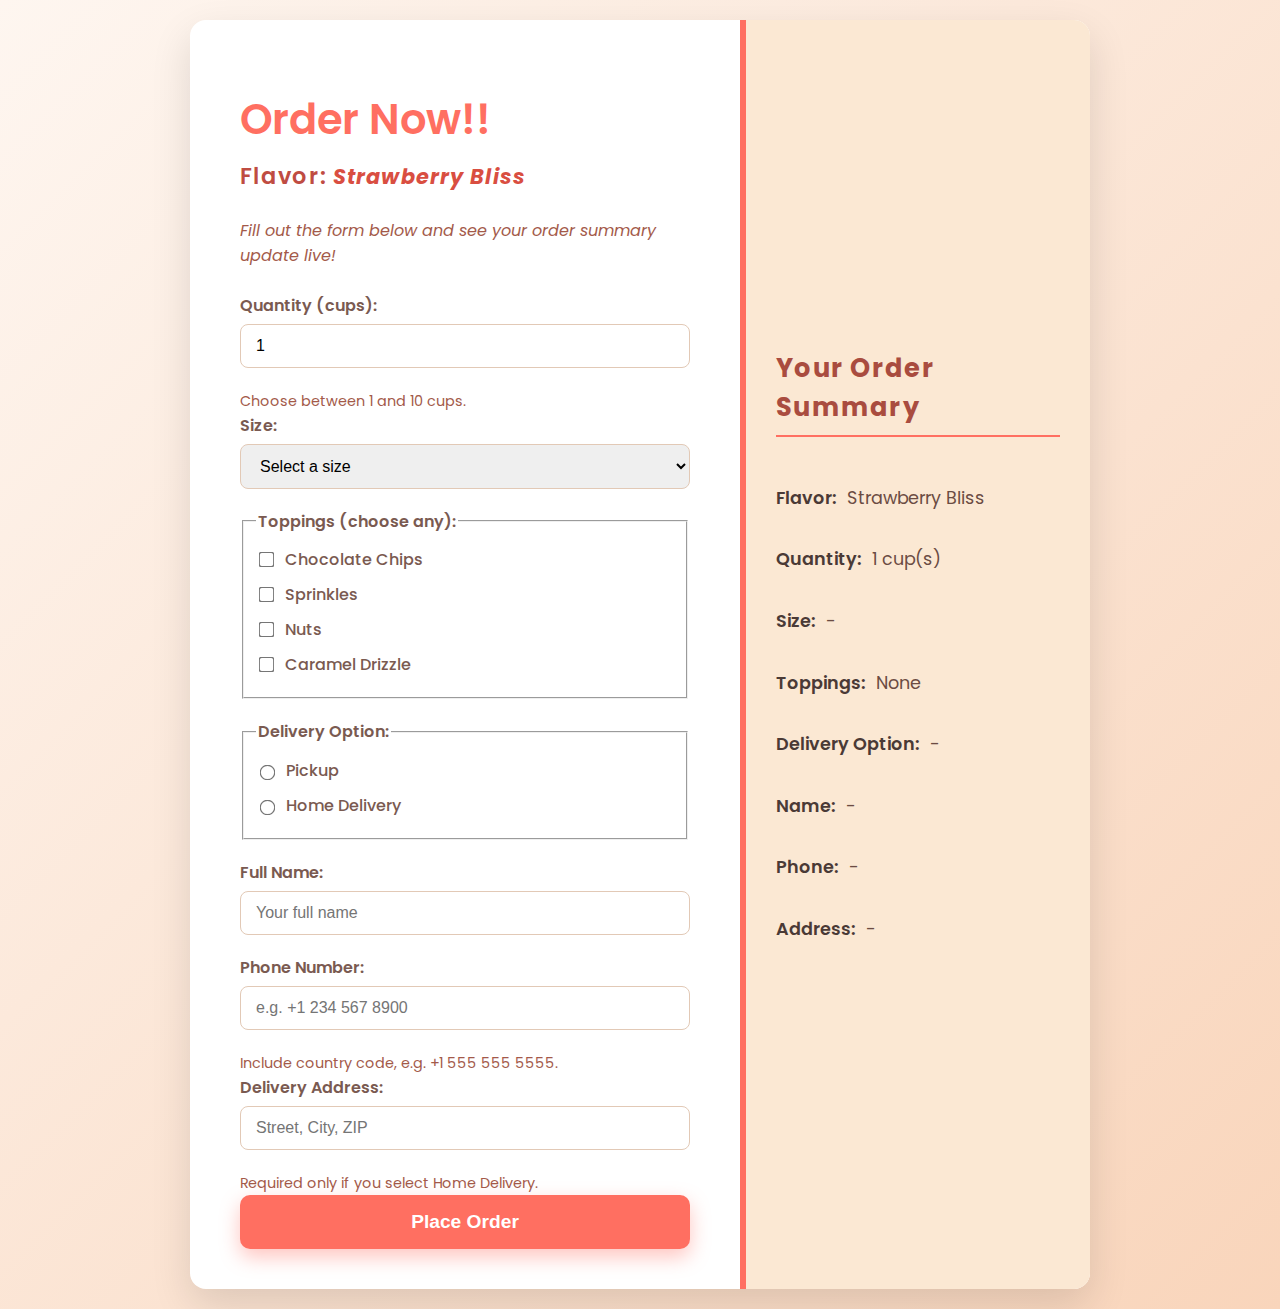
<file: order.html>
<!DOCTYPE html>
<html lang="en">
<head>
  <meta charset="UTF-8" />
  <meta name="viewport" content="width=device-width, initial-scale=1" />
  <title>🍦 Ice Cream Order - Flavor Selection</title>
  <style>
    @import url('https://fonts.googleapis.com/css2?family=Poppins:wght@400;600&display=swap');

    * {
      box-sizing: border-box;
    }

    body {
      margin: 0;
      font-family: 'Poppins', sans-serif;
      background: linear-gradient(135deg, #fef6f0 0%, #f9d5bb 100%);
      color: #4a4a4a;
      min-height: 100vh;
      display: flex;
      justify-content: center;
      align-items: center;
      padding: 20px;
    }

    .container {
      max-width: 900px;
      width: 100%;
      background: #fff;
      border-radius: 16px;
      box-shadow: 0 16px 40px rgba(0,0,0,0.12);
      display: flex;
      overflow: hidden;
      flex-wrap: wrap;
    }

    .form-section {
      flex: 1 1 500px;
      padding: 40px 50px;
    }

    .summary-section {
      flex: 1 1 300px;
      background: #fbe8d3;
      padding: 40px 30px;
      border-left: 6px solid #ff6f61;
      display: flex;
      flex-direction: column;
      justify-content: center;
    }

    h1 {
      font-weight: 600;
      font-size: 2.6rem;
      margin-bottom: 8px;
      color: #ff6f61;
    }

    h2 {
      margin-top: 0;
      font-weight: 600;
      font-size: 1.4rem;
      margin-bottom: 25px;
      color: #bf4c42;
      letter-spacing: 0.05em;
    }

    label {
      display: block;
      margin-bottom: 6px;
      font-weight: 600;
      color: #7a5a51;
    }

    input[type="text"],
    input[type="tel"],
    select,
    input[type="number"] {
      width: 100%;
      padding: 12px 15px;
      margin-bottom: 20px;
      border-radius: 8px;
      border: 1.5px solid #e2c9b6;
      font-size: 1rem;
      transition: border-color 0.3s ease;
    }

    input[type="text"]:focus,
    input[type="tel"]:focus,
    select:focus,
    input[type="number"]:focus {
      outline: none;
      border-color: #ff6f61;
      background: #fff3f0;
    }

    .toppings-group,
    .delivery-group {
      margin-bottom: 20px;
    }

    .checkbox-label,
    .radio-label {
      display: flex;
      align-items: center;
      margin-bottom: 10px;
      font-weight: 500;
      cursor: pointer;
      color: #7a5a51;
      user-select: none;
      font-size: 1rem;
    }

    .checkbox-label input,
    .radio-label input {
      margin-right: 12px;
      accent-color: #ff6f61;
      cursor: pointer;
      transform: scale(1.2);
      transition: accent-color 0.3s ease;
    }

    .order-button {
      background: #ff6f61;
      color: white;
      font-weight: 600;
      font-size: 1.2rem;
      padding: 16px;
      border: none;
      border-radius: 10px;
      width: 100%;
      cursor: pointer;
      transition: background 0.3s ease;
      box-shadow: 0 8px 20px rgba(255, 111, 97, 0.4);
    }

    .order-button:hover {
      background: #e25b4a;
      box-shadow: 0 10px 30px rgba(226, 91, 74, 0.6);
    }

    /* Summary styles */
    .summary-title {
      font-weight: 700;
      font-size: 1.6rem;
      margin-bottom: 30px;
      color: #a94c3f;
      border-bottom: 2px solid #ff6f61;
      padding-bottom: 8px;
    }

    .summary-item {
      margin-bottom: 18px;
      font-size: 1.1rem;
      color: #6b4c43;
    }

    .summary-label {
      font-weight: 600;
      color: #4a3a36;
      margin-right: 6px;
    }

    .flavor-highlight {
      color: #d94e41;
      font-weight: 700;
      font-size: 1.3rem;
      font-style: italic;
    }

    /* Responsive */
    @media (max-width: 768px) {
      .container {
        flex-direction: column;
        max-width: 420px;
      }
      .form-section, .summary-section {
        flex: 1 1 100%;
        padding: 30px 25px;
      }
      h1 {
        font-size: 2rem;
      }
    }
  </style>
</head>
<body>

  <div class="container" role="main" aria-label="Ice Cream Order Form">
    <section class="form-section">
      <h1>Order Now!!</h1>
      <h2>Flavor: <span id="flavorName" class="flavor-highlight"><strong>{{ flavor }}</strong></span></h2>

      <form id="orderForm" aria-describedby="formInstructions">
        <p id="formInstructions" style="color:#a35a4a; font-style:italic; margin-bottom: 25px;">
          Fill out the form below and see your order summary update live!
        </p>

        <label for="quantity">Quantity (cups):</label>
        <input
          type="number"
          id="quantity"
          name="quantity"
          min="1"
          max="10"
          value="1"
          required
          aria-required="true"
          aria-describedby="quantityHelp"
        />
        <small id="quantityHelp" style="color:#a35a4a; font-size:0.9rem;">
          Choose between 1 and 10 cups.
        </small>

        <label for="size">Size:</label>
        <select id="size" name="size" required aria-required="true">
          <option value="" disabled selected>Select a size</option>
          <option value="Small">Small (4 oz)</option>
          <option value="Medium">Medium (8 oz)</option>
          <option value="Large">Large (12 oz)</option>
        </select>

        <fieldset class="toppings-group">
          <legend style="font-weight:600; margin-bottom: 8px; color:#7a5a51;">
            Toppings (choose any):
          </legend>
          <label class="checkbox-label" for="topping-chocolateChips">
            <input type="checkbox" id="topping-chocolateChips" name="toppings" value="Chocolate Chips" />
            Chocolate Chips
          </label>
          <label class="checkbox-label" for="topping-sprinkles">
            <input type="checkbox" id="topping-sprinkles" name="toppings" value="Sprinkles" />
            Sprinkles
          </label>
          <label class="checkbox-label" for="topping-nuts">
            <input type="checkbox" id="topping-nuts" name="toppings" value="Nuts" />
            Nuts
          </label>
          <label class="checkbox-label" for="topping-caramelDrizzle">
            <input type="checkbox" id="topping-caramelDrizzle" name="toppings" value="Caramel Drizzle" />
            Caramel Drizzle
          </label>
        </fieldset>

        <fieldset class="delivery-group">
          <legend style="font-weight:600; margin-bottom: 8px; color:#7a5a51;">
            Delivery Option:
          </legend>
          <label class="radio-label" for="delivery-pickup">
            <input type="radio" id="delivery-pickup" name="deliveryOption" value="Pickup" required aria-required="true" />
            Pickup
          </label>
          <label class="radio-label" for="delivery-delivery">
            <input type="radio" id="delivery-delivery" name="deliveryOption" value="Home Delivery" />
            Home Delivery
          </label>
        </fieldset>

        <label for="name">Full Name:</label>
        <input
          type="text"
          id="name"
          name="name"
          placeholder="Your full name"
          required
          aria-required="true"
        />

        <label for="phone">Phone Number:</label>
        <input
          type="tel"
          id="phone"
          name="phone"
          placeholder="e.g. +1 234 567 8900"
          pattern="^\+?[0-9\s\-]{7,15}$"
          required
          aria-required="true"
          aria-describedby="phoneHelp"
        />
        <small id="phoneHelp" style="color:#a35a4a; font-size:0.9rem;">
          Include country code, e.g. +1 555 555 5555.
        </small>

        <label for="address">Delivery Address:</label>
        <input
          type="text"
          id="address"
          name="address"
          placeholder="Street, City, ZIP"
          aria-describedby="addressHelp"
        />
        <small id="addressHelp" style="color:#a35a4a; font-size:0.9rem;">
          Required only if you select Home Delivery.
        </small>

        <button type="submit" class="order-button" aria-label="Submit your ice cream order">Place Order</button>
      </form>
    </section>

    <aside class="summary-section" aria-label="Order Summary" role="region" aria-live="polite">
      <h2 class="summary-title">Your Order Summary</h2>
      <p class="summary-item">
        <span class="summary-label">Flavor:</span>
        <span id="summaryFlavor">Strawberry Bliss</span>
      </p>
      <p class="summary-item">
        <span class="summary-label">Quantity:</span>
        <span id="summaryQuantity">1</span> cup(s)
      </p>
      <p class="summary-item">
        <span class="summary-label">Size:</span>
        <span id="summarySize">-</span>
      </p>
      <p class="summary-item">
        <span class="summary-label">Toppings:</span>
        <span id="summaryToppings">None</span>
      </p>
      <p class="summary-item">
        <span class="summary-label">Delivery Option:</span>
        <span id="summaryDelivery">-</span>
      </p>
      <p class="summary-item">
        <span class="summary-label">Name:</span>
        <span id="summaryName">-</span>
      </p>
      <p class="summary-item">
        <span class="summary-label">Phone:</span>
        <span id="summaryPhone">-</span>
      </p>
      <p class="summary-item">
        <span class="summary-label">Address:</span>
        <span id="summaryAddress">-</span>
      </p>
    </aside>
  </div>

  <script>
    // Helper to get query param value
    function getQueryParam(param) {
      const urlParams = new URLSearchParams(window.location.search);
      return urlParams.get(param);
    }

    // Get flavor from URL or fallback
    const flavorFromURL = getQueryParam('flavor');
    const flavor = flavorFromURL ? flavorFromURL.replace(/[^a-zA-Z0-9\s]/g, '') : "Strawberry Bliss";

    // Update flavor on page
    const flavorNameElem = document.getElementById('flavorName');
    const summaryFlavor = document.getElementById('summaryFlavor');
    flavorNameElem.textContent = flavor;
    summaryFlavor.textContent = flavor;

    // Elements
    const quantityInput = document.getElementById('quantity');
    const sizeSelect = document.getElementById('size');
    const toppingsCheckboxes = document.querySelectorAll('input[name="toppings"]');
    const deliveryRadios = document.querySelectorAll('input[name="deliveryOption"]');
    const nameInput = document.getElementById('name');
    const phoneInput = document.getElementById('phone');
    const addressInput = document.getElementById('address');

    // Update summary live function
    function updateSummary() {
      document.getElementById('summaryQuantity').textContent = quantityInput.value;

      const sizeVal = sizeSelect.value || '-';
      document.getElementById('summarySize').textContent = sizeVal;

      // Get checked toppings
      const selectedToppings = [];
      toppingsCheckboxes.forEach(cb => {
        if (cb.checked) selectedToppings.push(cb.value);
      });
      document.getElementById('summaryToppings').textContent = selectedToppings.length ? selectedToppings.join(', ') : 'None';

      // Delivery option
      let deliveryVal = '-';
      deliveryRadios.forEach(radio => {
        if (radio.checked) deliveryVal = radio.value;
      });
      document.getElementById('summaryDelivery').textContent = deliveryVal;

      // Name, Phone, Address
      document.getElementById('summaryName').textContent = nameInput.value || '-';
      document.getElementById('summaryPhone').textContent = phoneInput.value || '-';
      document.getElementById('summaryAddress').textContent = addressInput.value || '-';
    }

    // Attach event listeners for live updates
    quantityInput.addEventListener('input', updateSummary);
    sizeSelect.addEventListener('change', updateSummary);
    toppingsCheckboxes.forEach(cb => cb.addEventListener('change', updateSummary));
    deliveryRadios.forEach(radio => radio.addEventListener('change', updateSummary));
    nameInput.addEventListener('input', updateSummary);
    phoneInput.addEventListener('input', updateSummary);
    addressInput.addEventListener('input', updateSummary);

    // Initial summary update
    updateSummary();

    // Handle form submission
    document.getElementById('orderForm').addEventListener('submit', function(event) {
      event.preventDefault();

      // Validate address if delivery selected
      const deliverySelected = Array.from(deliveryRadios).some(r => r.checked && r.value === "Home Delivery");
      if (deliverySelected && !addressInput.value.trim()) {
        alert('Please provide a delivery address for Home Delivery option.');
        addressInput.focus();
        return;
      }

      alert(`Thanks for ordering ${flavor} ice cream!\nWe will contact you soon.`);
      this.reset();
      updateSummary();
    });
  </script>
</body>
</html>
</file>
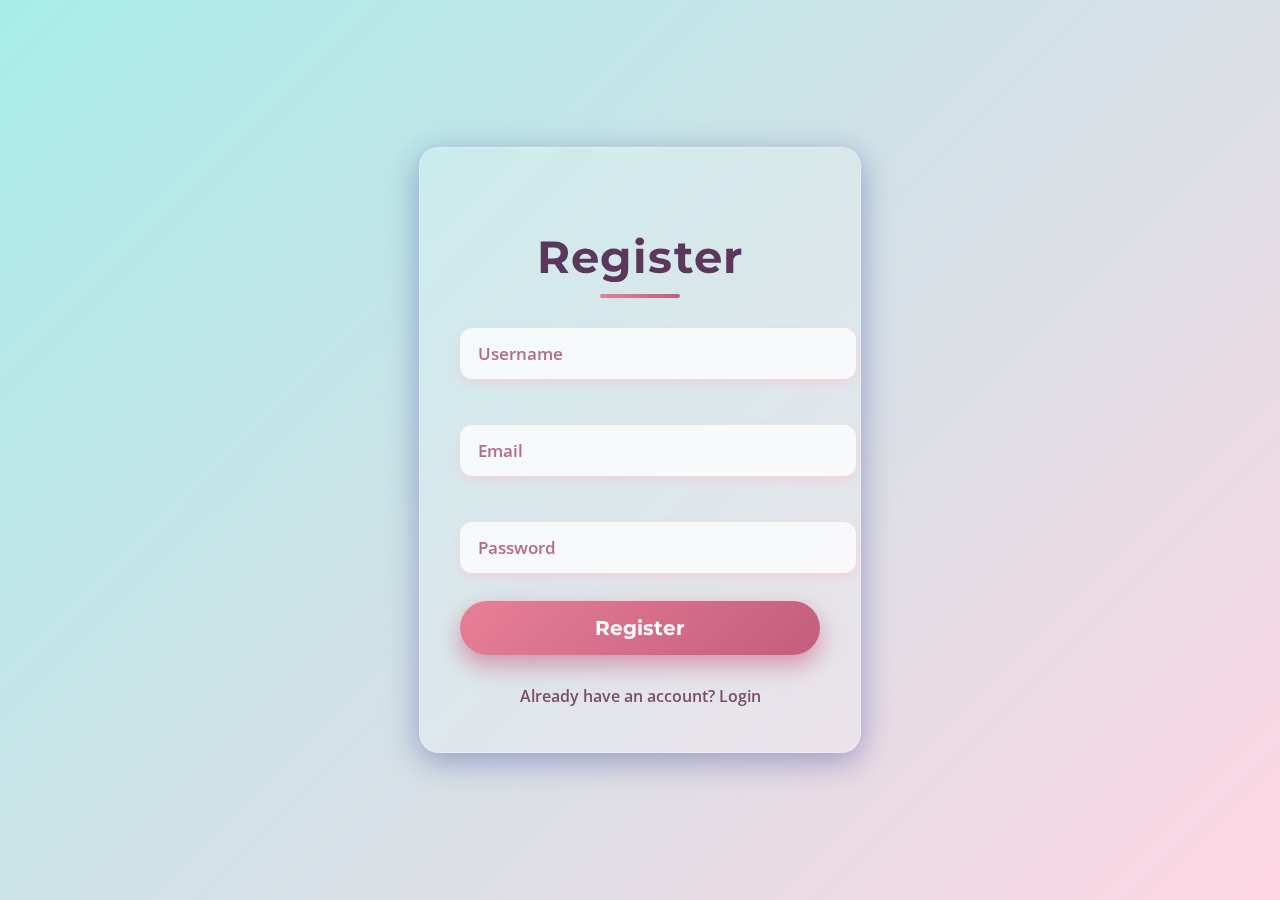
<file: register.html>
<!DOCTYPE html>
<html lang="en">
<head>
<meta charset="UTF-8" />
<title>Register - Mood Scoop</title>
<style>
  @import url('https://fonts.googleapis.com/css2?family=Montserrat:wght@600&family=Open+Sans&display=swap');

  @keyframes fadeInScale {
    0% {
      opacity: 0;
      transform: scale(0.95);
    }
    100% {
      opacity: 1;
      transform: scale(1);
    }
  }

  body {
    margin: 0;
    height: 100vh;
    font-family: 'Open Sans', sans-serif;
    background: linear-gradient(135deg, #a8edea 0%, #fed6e3 100%);
    display: flex;
    justify-content: center;
    align-items: center;
  }

  .form-container {
    background: rgba(255, 255, 255, 0.2);
    border-radius: 20px;
    padding: 45px 40px;
    width: 360px;
    box-shadow: 0 8px 32px 0 rgba(31, 38, 135, 0.37);
    backdrop-filter: blur(12px);
    -webkit-backdrop-filter: blur(12px);
    border: 1px solid rgba(255, 255, 255, 0.3);
    animation: fadeInScale 0.8s ease forwards;
    color: #5a375b;
    text-align: center;
  }

  h2 {
    font-family: 'Montserrat', sans-serif;
    font-weight: 700;
    font-size: 2.8rem;
    margin-bottom: 12px;
    position: relative;
    letter-spacing: 1.2px;
  }

  /* Underline accent below heading */
  h2::after {
    content: '';
    display: block;
    width: 80px;
    height: 4px;
    background: linear-gradient(90deg, #e77f98, #c35d7d);
    margin: 10px auto 0 auto;
    border-radius: 3px;
  }

  input[type="text"], input[type="email"], input[type="password"] {
    width: 100%;
    padding: 14px 18px;
    margin: 18px 0 28px 0;
    border-radius: 12px;
    border: none;
    font-size: 1.05rem;
    font-family: 'Open Sans', sans-serif;
    background: rgba(255, 255, 255, 0.75);
    box-shadow: 0 4px 10px rgba(255, 182, 193, 0.4);
    color: #5a375b;
    outline: none;
    transition: background 0.3s ease, box-shadow 0.3s ease;
  }
  
  input[type="text"]::placeholder,
  input[type="email"]::placeholder,
  input[type="password"]::placeholder {
    color: #b56b87;
    font-weight: 600;
  }

  input[type="text"]:focus, 
  input[type="email"]:focus, 
  input[type="password"]:focus {
    background: #fff;
    box-shadow: 0 6px 15px rgba(231, 127, 152, 0.7);
  }

  button {
    width: 100%;
    padding: 15px 0;
    border-radius: 30px;
    border: none;
    font-family: 'Montserrat', sans-serif;
    font-weight: 700;
    font-size: 1.25rem;
    color: white;
    background: linear-gradient(135deg, #e77f98 0%, #c35d7d 100%);
    box-shadow: 0 10px 25px rgba(195, 93, 125, 0.6);
    cursor: pointer;
    transition: background 0.4s ease, transform 0.25s ease;
  }

  button:hover {
    background: linear-gradient(135deg, #c35d7d 0%, #e77f98 100%);
    transform: scale(1.05);
    box-shadow: 0 14px 30px rgba(231, 127, 152, 0.9);
  }

  a {
    display: block;
    margin-top: 30px;
    color: #7a4d6a;
    font-weight: 600;
    font-size: 1rem;
    text-decoration: none;
    transition: color 0.3s ease;
  }

  a:hover {
    color: #c35d7d;
  }

  @media (max-width: 450px) {
    .form-container {
      width: 800px;
      padding: 50px 90px;
    }
    h2 {
      font-size: 2.2rem;
    }
    input[type="text"], input[type="email"], input[type="password"] {
      font-size: 1rem;
      padding: 12px 15px;
      margin: 14px 0 22px 0;
    }
    button {
      font-size: 1.1rem;
      padding: 14px 0;
    }
  }
</style>
</head>
<body>
  <div class="form-container" aria-label="Registration form container">
    <h2>Register</h2>
    <form method="POST" action="{{ url_for('register') }}">
      <input type="text" name="username" placeholder="Username" required autocomplete="username" />
      <input type="email" name="email" placeholder="Email" required autocomplete="email" />
      <input type="password" name="password" placeholder="Password" required autocomplete="new-password" />
      <button type="submit" aria-label="Submit Registration Form">Register</button>
    </form>
    <a href="login.html">Already have an account? Login</a>
  </div>
</body>
</html>
</file>
